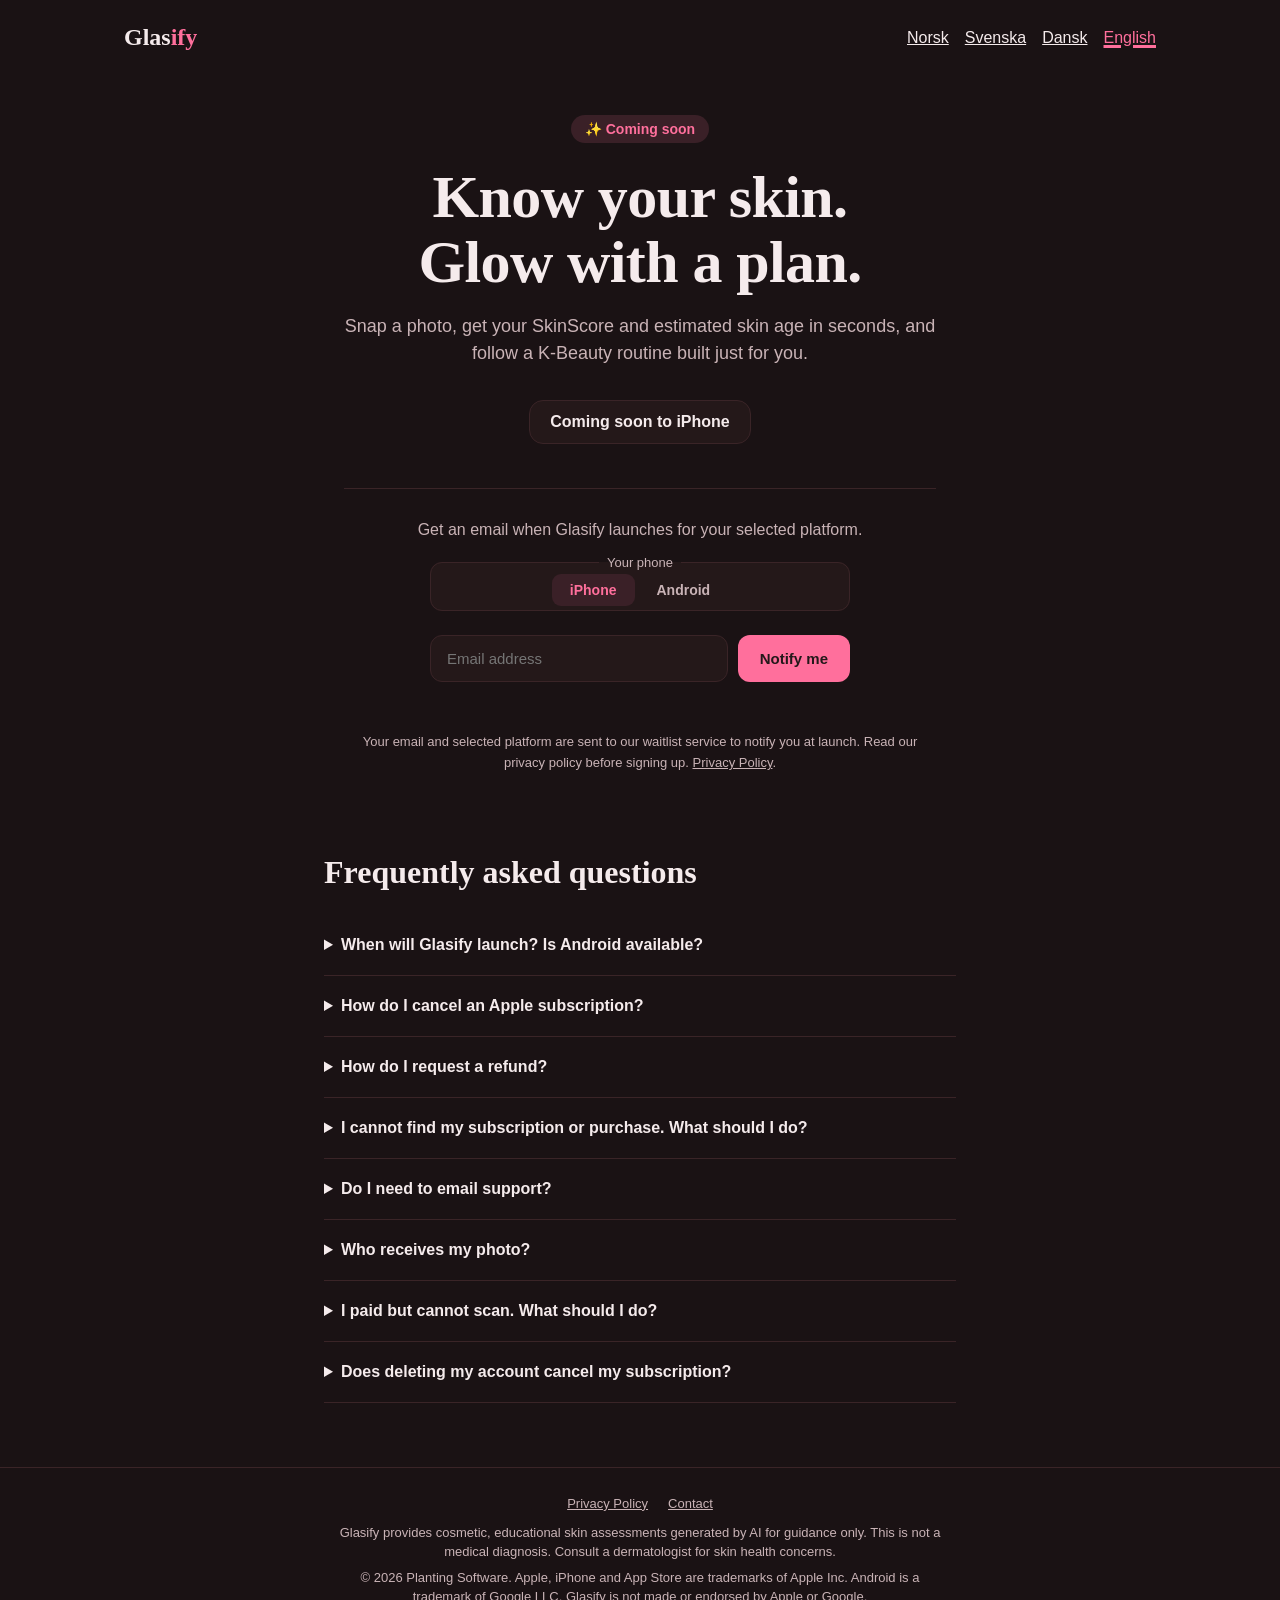
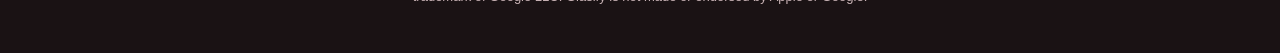
<file: index.html>
<!doctype html>
<html lang="en" data-theme="dark"><head><meta charset="utf-8"><meta name="viewport" content="width=device-width, initial-scale=1"><meta name="color-scheme" content="dark"><meta name="theme-color" content="#1a1214"><title>Glasify — Coming soon</title><meta name="description" content="Snap a photo, get your SkinScore and estimated skin age in seconds, and follow a K-Beauty routine built just for you."><link rel="canonical" href="https://glasify.app/en/"><link rel="alternate" hreflang="en" href="https://glasify.app/en/"><link rel="alternate" hreflang="nb" href="https://glasify.app/no/"><link rel="alternate" hreflang="sv" href="https://glasify.app/se/"><link rel="alternate" hreflang="da" href="https://glasify.app/dk/"><link rel="alternate" hreflang="x-default" href="https://glasify.app/"><link rel="stylesheet" href="/assets/style.css"><script src="/assets/redirect.js" defer></script><script src="/assets/waitlist.js" defer></script></head>
<body><div class="wrap"><nav class="top" aria-label="Glasify"><div class="logo">Glas<span>ify</span></div><div class="languages"><a href="/no/" lang="nb" hreflang="nb">Norsk</a><a href="/se/" lang="sv" hreflang="sv">Svenska</a><a href="/dk/" lang="da" hreflang="da">Dansk</a><a href="/en/" lang="en" hreflang="en">English</a></div></nav></div>
<main><p class="wrap privacy-note">We use GeoJS to select a language from your IP country. GeoJS receives your IP address; only a country code is requested. No cookies or precise location are used. If the lookup fails, we use English. You can always choose a language above.</p><div class="wrap hero"><span class="eyebrow">✨ Coming soon</span><h1>Know your skin.<br>Glow with a plan.</h1><p class="sub">Snap a photo, get your SkinScore and estimated skin age in seconds, and follow a K-Beauty routine built just for you.</p><div class="soon">Coming soon to iPhone</div><div class="waitlist"><p>Get an email when Glasify launches for your selected platform.</p>
<form id="waitlistForm" data-messages="{&quot;pending&quot;: &quot;Submitting…&quot;, &quot;success&quot;: &quot;You&#x27;re on the list! We&#x27;ll email you at launch.&quot;, &quot;error&quot;: &quot;Something went wrong. Please try again.&quot;, &quot;network&quot;: &quot;Couldn&#x27;t connect. Please check your connection and try again.&quot;}"><fieldset class="platforms"><legend>Your phone</legend><label><input type="radio" name="platform" value="ios" checked> iPhone</label><label><input type="radio" name="platform" value="android"> Android</label></fieldset><input type="email" id="waitlistEmail" name="email" autocomplete="email" placeholder="Email address" aria-label="Email address" required><button type="submit" disabled>Notify me</button></form><p id="waitlistMessage" role="status" aria-live="polite"></p><noscript><p>Enable JavaScript to join the waitlist.</p></noscript><p class="privacy-note">Your email and selected platform are sent to our waitlist service to notify you at launch. Read our privacy policy before signing up. <a href="https://privacy.glasify.app/">Privacy Policy</a>.</p></div></div></main>
<section class="wrap faq" aria-labelledby="faq"><h2 id="faq">Frequently asked questions</h2><details><summary>When will Glasify launch? Is Android available?</summary><p>Glasify is coming soon to iPhone. We have no confirmed launch date or Android release date. Choose iPhone or Android above to receive a launch notification for that platform.</p></details><details><summary>How do I cancel an Apple subscription?</summary><p>For subscriptions billed by Apple, open Settings on your iPhone, tap your name, then Subscriptions, select the subscription and cancel it. Deleting the app does not cancel a subscription. <a href="https://support.apple.com/en-us/118428">Follow Apple’s cancellation guide</a>.</p></details><details><summary>How do I request a refund?</summary><p>For purchases billed by Apple, <a href="https://reportaproblem.apple.com/">request a refund from Apple</a> using the Apple Account used for the purchase. Apple decides eligibility; a refund is not guaranteed. Cancellation and refund requests are separate. <a href="https://support.apple.com/en-us/118223">Read Apple’s refund guide</a>.</p></details><details><summary>I cannot find my subscription or purchase. What should I do?</summary><p>Check your Apple receipt and sign in with the Apple Account listed there. If another provider billed you, contact that provider. Apple's guides above explain the next steps.</p></details><details><summary>Do I need to email support?</summary><p>The answers above cover launch updates, Apple cancellations and refunds. For other questions, email <a href="mailto:contact@glasify.app">contact@glasify.app</a>. Never send passwords, payment card details or sensitive skin photos by email.</p></details><details><summary>Who receives my photo?</summary><p>Only after you agree before each analysis, your photo, optional age and language are sent through our server to Anthropic’s Claude API. You can cancel instead. The analysis is cosmetic guidance, not a medical diagnosis. Read the privacy policy for provider retention details.</p></details><details><summary>I paid but cannot scan. What should I do?</summary><p>Use Restore Purchases on the subscription screen with the same Apple Account used for your purchase. Check that the subscription is active with Apple. If access is still missing, contact contact@glasify.app; Apple handles billing and refunds, while we can help with app access.</p></details><details><summary>Does deleting my account cancel my subscription?</summary><p>No. Delete Account in the app removes your Glasify account and scans. Cancel the Apple subscription separately to stop renewal.</p></details></section><footer><div class="wrap"><div class="links"><a href="https://privacy.glasify.app/">Privacy Policy</a><a href="mailto:contact@glasify.app">Contact</a></div><p>Glasify provides cosmetic, educational skin assessments generated by AI for guidance only. This is not a medical diagnosis. Consult a dermatologist for skin health concerns.</p><p>© 2026 Planting Software. Apple, iPhone and App Store are trademarks of Apple Inc. Android is a trademark of Google LLC. Glasify is not made or endorsed by Apple or Google.</p></div></footer></body></html>
</file>
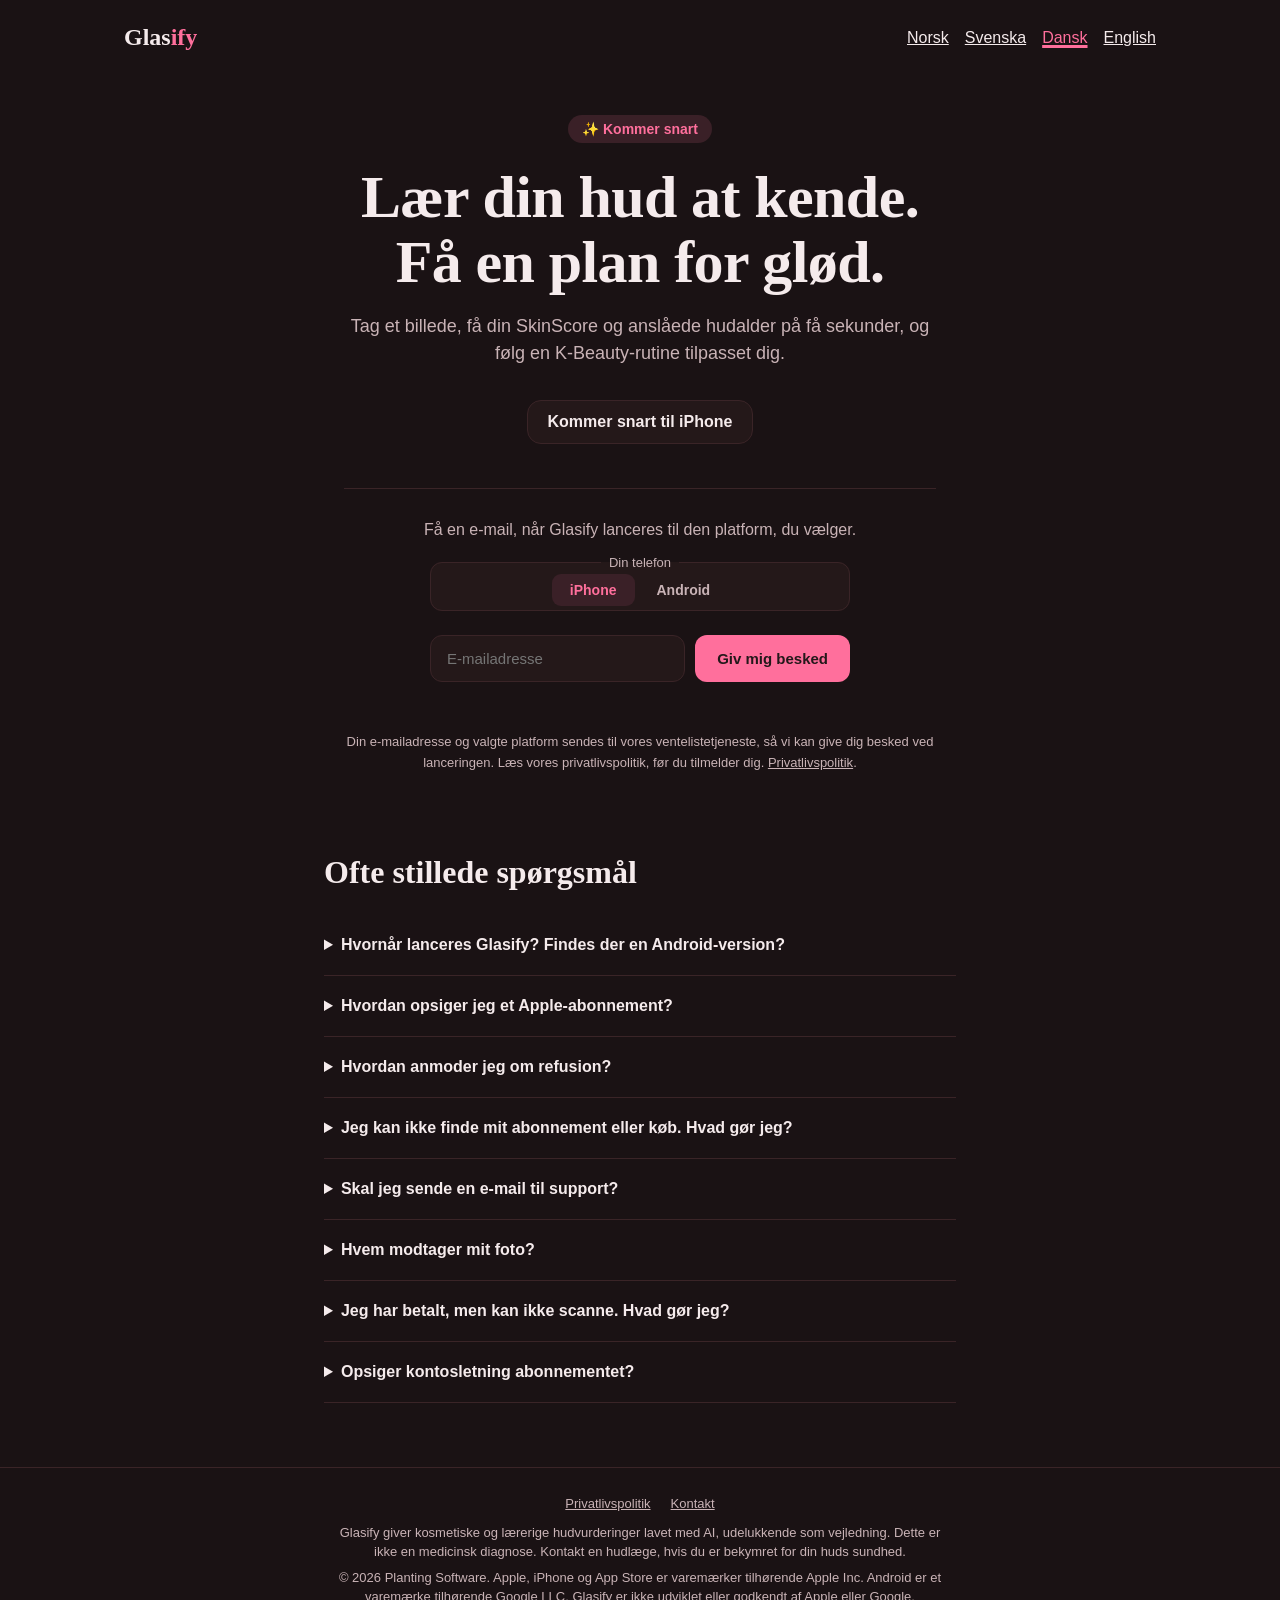
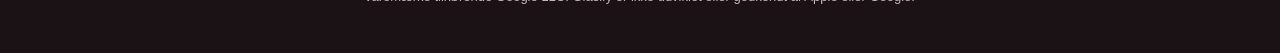
<file: dk/index.html>
<!doctype html>
<html lang="da" data-theme="dark"><head><meta charset="utf-8"><meta name="viewport" content="width=device-width, initial-scale=1"><meta name="color-scheme" content="dark"><meta name="theme-color" content="#1a1214"><title>Glasify — Kommer snart</title><meta name="description" content="Tag et billede, få din SkinScore og anslåede hudalder på få sekunder, og følg en K-Beauty-rutine tilpasset dig."><link rel="canonical" href="https://glasify.app/dk/"><link rel="alternate" hreflang="en" href="https://glasify.app/en/"><link rel="alternate" hreflang="nb" href="https://glasify.app/no/"><link rel="alternate" hreflang="sv" href="https://glasify.app/se/"><link rel="alternate" hreflang="da" href="https://glasify.app/dk/"><link rel="alternate" hreflang="x-default" href="https://glasify.app/"><link rel="stylesheet" href="/assets/style.css"><script src="/assets/waitlist.js" defer></script></head>
<body><div class="wrap"><nav class="top" aria-label="Glasify"><div class="logo">Glas<span>ify</span></div><div class="languages"><a href="/no/" lang="nb" hreflang="nb">Norsk</a><a href="/se/" lang="sv" hreflang="sv">Svenska</a><a href="/dk/" lang="da" hreflang="da" aria-current="page">Dansk</a><a href="/en/" lang="en" hreflang="en">English</a></div></nav></div>
<main><div class="wrap hero"><span class="eyebrow">✨ Kommer snart</span><h1>Lær din hud at kende.<br>Få en plan for glød.</h1><p class="sub">Tag et billede, få din SkinScore og anslåede hudalder på få sekunder, og følg en K-Beauty-rutine tilpasset dig.</p><div class="soon">Kommer snart til iPhone</div><div class="waitlist"><p>Få en e-mail, når Glasify lanceres til den platform, du vælger.</p>
<form id="waitlistForm" data-messages="{&quot;pending&quot;: &quot;Sender…&quot;, &quot;success&quot;: &quot;Du er på listen! Vi sender dig en e-mail ved lanceringen.&quot;, &quot;error&quot;: &quot;Noget gik galt. Prøv igen.&quot;, &quot;network&quot;: &quot;Kunne ikke oprette forbindelse. Tjek din internetforbindelse, og prøv igen.&quot;}"><fieldset class="platforms"><legend>Din telefon</legend><label><input type="radio" name="platform" value="ios" checked> iPhone</label><label><input type="radio" name="platform" value="android"> Android</label></fieldset><input type="email" id="waitlistEmail" name="email" autocomplete="email" placeholder="E-mailadresse" aria-label="E-mailadresse" required><button type="submit" disabled>Giv mig besked</button></form><p id="waitlistMessage" role="status" aria-live="polite"></p><noscript><p>Aktivér JavaScript for at tilmelde dig ventelisten.</p></noscript><p class="privacy-note">Din e-mailadresse og valgte platform sendes til vores ventelistetjeneste, så vi kan give dig besked ved lanceringen. Læs vores privatlivspolitik, før du tilmelder dig. <a href="https://privacy.glasify.app/privacy-da.html">Privatlivspolitik</a>.</p></div></div></main>
<section class="wrap faq" aria-labelledby="faq"><h2 id="faq">Ofte stillede spørgsmål</h2><details><summary>Hvornår lanceres Glasify? Findes der en Android-version?</summary><p>Glasify kommer snart til iPhone. Vi har ingen bekræftet lanceringsdato eller dato for Android. Vælg iPhone eller Android ovenfor for at få besked, når appen lanceres til den platform.</p></details><details><summary>Hvordan opsiger jeg et Apple-abonnement?</summary><p>For abonnementer faktureret af Apple: Åbn Indstillinger på din iPhone, tryk på dit navn og derefter Abonnementer, vælg abonnementet, og opsig det. Sletning af appen opsiger ikke abonnementet. <a href="https://support.apple.com/da-dk/118428">Følg Apples vejledning til opsigelse</a>.</p></details><details><summary>Hvordan anmoder jeg om refusion?</summary><p>For køb faktureret af Apple kan du <a href="https://reportaproblem.apple.com/">anmode Apple om refusion</a> med den Apple-konto, der blev brugt til købet. Apple afgør, om købet er berettiget; refusion er ikke garanteret. Opsigelse og refusion er separate handlinger. <a href="https://support.apple.com/da-dk/118223">Læs Apples vejledning om refusion</a>.</p></details><details><summary>Jeg kan ikke finde mit abonnement eller køb. Hvad gør jeg?</summary><p>Tjek din kvittering fra Apple, og log ind med den Apple-konto, der står på den. Hvis en anden udbyder fakturerede dig, skal du kontakte udbyderen. Apples vejledninger ovenfor forklarer de næste trin.</p></details><details><summary>Skal jeg sende en e-mail til support?</summary><p>Svarene ovenfor dækker lancering, opsigelse og refusion hos Apple. Har du andre spørgsmål, så skriv til <a href="mailto:contact@glasify.app">contact@glasify.app</a>. Send aldrig adgangskoder, kortoplysninger eller følsomme hudbilleder via e-mail.</p></details><details><summary>Hvem modtager mit foto?</summary><p>Først når du samtykker før hver analyse, sendes fotoet, eventuel alder og dit sprog via vores server til Anthropics Claude API. Du kan annullere i stedet. Analysen er kosmetisk vejledning, ikke en medicinsk diagnose. Læs privatlivspolitikken for leverandørens opbevaringsregler.</p></details><details><summary>Jeg har betalt, men kan ikke scanne. Hvad gør jeg?</summary><p>Brug Gendan køb på abonnementsskærmen med samme Apple-konto som ved købet. Tjek, at abonnementet er aktivt hos Apple. Mangler du stadig adgang, kontakt contact@glasify.app; Apple håndterer betaling og refusion, mens vi kan hjælpe med adgang i appen.</p></details><details><summary>Opsiger kontosletning abonnementet?</summary><p>Nej. Slet konto i appen fjerner din Glasify-konto og dine scanninger. Opsig Apple-abonnementet separat for at stoppe fornyelsen.</p></details></section><footer><div class="wrap"><div class="links"><a href="https://privacy.glasify.app/privacy-da.html">Privatlivspolitik</a><a href="mailto:contact@glasify.app">Kontakt</a></div><p>Glasify giver kosmetiske og lærerige hudvurderinger lavet med AI, udelukkende som vejledning. Dette er ikke en medicinsk diagnose. Kontakt en hudlæge, hvis du er bekymret for din huds sundhed.</p><p>© 2026 Planting Software. Apple, iPhone og App Store er varemærker tilhørende Apple Inc. Android er et varemærke tilhørende Google LLC. Glasify er ikke udviklet eller godkendt af Apple eller Google.</p></div></footer></body></html>
</file>
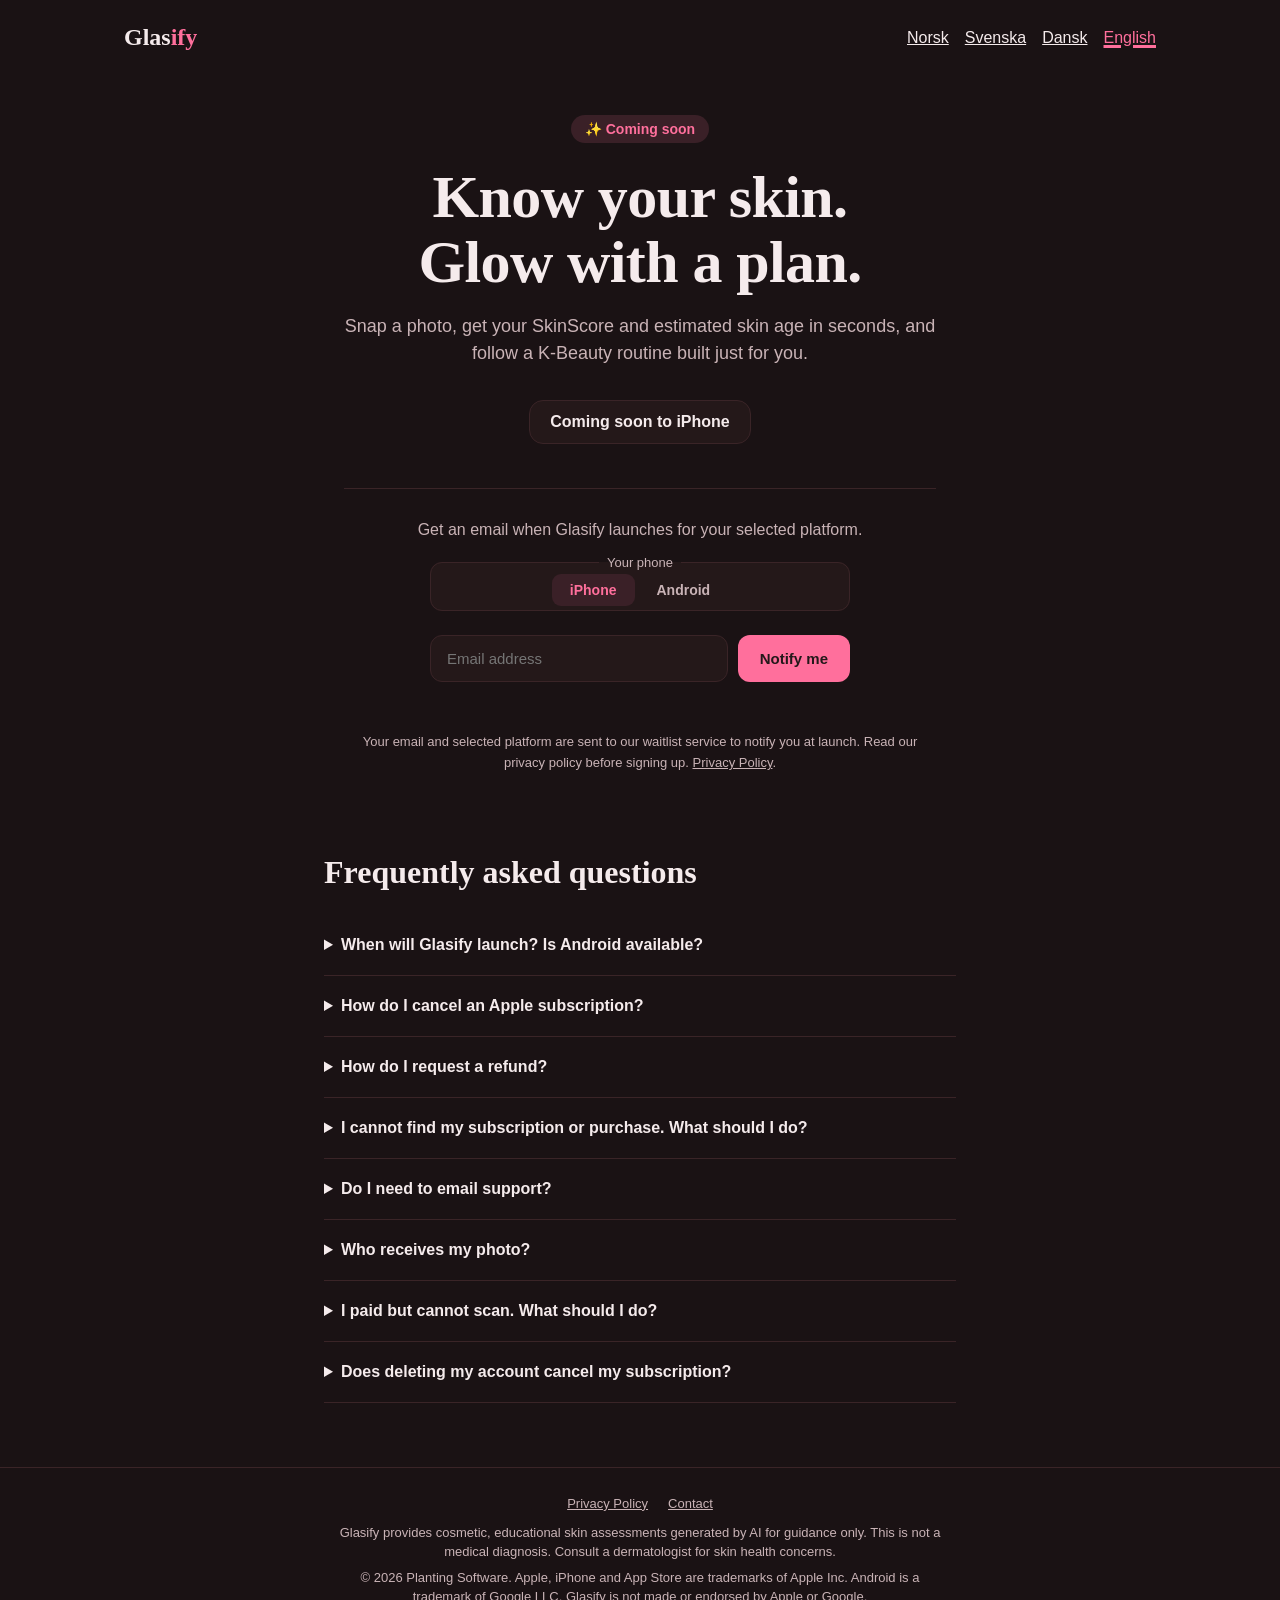
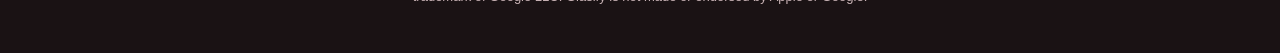
<file: en/index.html>
<!doctype html>
<html lang="en" data-theme="dark"><head><meta charset="utf-8"><meta name="viewport" content="width=device-width, initial-scale=1"><meta name="color-scheme" content="dark"><meta name="theme-color" content="#1a1214"><title>Glasify — Coming soon</title><meta name="description" content="Snap a photo, get your SkinScore and estimated skin age in seconds, and follow a K-Beauty routine built just for you."><link rel="canonical" href="https://glasify.app/en/"><link rel="alternate" hreflang="en" href="https://glasify.app/en/"><link rel="alternate" hreflang="nb" href="https://glasify.app/no/"><link rel="alternate" hreflang="sv" href="https://glasify.app/se/"><link rel="alternate" hreflang="da" href="https://glasify.app/dk/"><link rel="alternate" hreflang="x-default" href="https://glasify.app/"><link rel="stylesheet" href="/assets/style.css"><script src="/assets/waitlist.js" defer></script></head>
<body><div class="wrap"><nav class="top" aria-label="Glasify"><div class="logo">Glas<span>ify</span></div><div class="languages"><a href="/no/" lang="nb" hreflang="nb">Norsk</a><a href="/se/" lang="sv" hreflang="sv">Svenska</a><a href="/dk/" lang="da" hreflang="da">Dansk</a><a href="/en/" lang="en" hreflang="en" aria-current="page">English</a></div></nav></div>
<main><div class="wrap hero"><span class="eyebrow">✨ Coming soon</span><h1>Know your skin.<br>Glow with a plan.</h1><p class="sub">Snap a photo, get your SkinScore and estimated skin age in seconds, and follow a K-Beauty routine built just for you.</p><div class="soon">Coming soon to iPhone</div><div class="waitlist"><p>Get an email when Glasify launches for your selected platform.</p>
<form id="waitlistForm" data-messages="{&quot;pending&quot;: &quot;Submitting…&quot;, &quot;success&quot;: &quot;You&#x27;re on the list! We&#x27;ll email you at launch.&quot;, &quot;error&quot;: &quot;Something went wrong. Please try again.&quot;, &quot;network&quot;: &quot;Couldn&#x27;t connect. Please check your connection and try again.&quot;}"><fieldset class="platforms"><legend>Your phone</legend><label><input type="radio" name="platform" value="ios" checked> iPhone</label><label><input type="radio" name="platform" value="android"> Android</label></fieldset><input type="email" id="waitlistEmail" name="email" autocomplete="email" placeholder="Email address" aria-label="Email address" required><button type="submit" disabled>Notify me</button></form><p id="waitlistMessage" role="status" aria-live="polite"></p><noscript><p>Enable JavaScript to join the waitlist.</p></noscript><p class="privacy-note">Your email and selected platform are sent to our waitlist service to notify you at launch. Read our privacy policy before signing up. <a href="https://privacy.glasify.app/">Privacy Policy</a>.</p></div></div></main>
<section class="wrap faq" aria-labelledby="faq"><h2 id="faq">Frequently asked questions</h2><details><summary>When will Glasify launch? Is Android available?</summary><p>Glasify is coming soon to iPhone. We have no confirmed launch date or Android release date. Choose iPhone or Android above to receive a launch notification for that platform.</p></details><details><summary>How do I cancel an Apple subscription?</summary><p>For subscriptions billed by Apple, open Settings on your iPhone, tap your name, then Subscriptions, select the subscription and cancel it. Deleting the app does not cancel a subscription. <a href="https://support.apple.com/en-us/118428">Follow Apple’s cancellation guide</a>.</p></details><details><summary>How do I request a refund?</summary><p>For purchases billed by Apple, <a href="https://reportaproblem.apple.com/">request a refund from Apple</a> using the Apple Account used for the purchase. Apple decides eligibility; a refund is not guaranteed. Cancellation and refund requests are separate. <a href="https://support.apple.com/en-us/118223">Read Apple’s refund guide</a>.</p></details><details><summary>I cannot find my subscription or purchase. What should I do?</summary><p>Check your Apple receipt and sign in with the Apple Account listed there. If another provider billed you, contact that provider. Apple's guides above explain the next steps.</p></details><details><summary>Do I need to email support?</summary><p>The answers above cover launch updates, Apple cancellations and refunds. For other questions, email <a href="mailto:contact@glasify.app">contact@glasify.app</a>. Never send passwords, payment card details or sensitive skin photos by email.</p></details><details><summary>Who receives my photo?</summary><p>Only after you agree before each analysis, your photo, optional age and language are sent through our server to Anthropic’s Claude API. You can cancel instead. The analysis is cosmetic guidance, not a medical diagnosis. Read the privacy policy for provider retention details.</p></details><details><summary>I paid but cannot scan. What should I do?</summary><p>Use Restore Purchases on the subscription screen with the same Apple Account used for your purchase. Check that the subscription is active with Apple. If access is still missing, contact contact@glasify.app; Apple handles billing and refunds, while we can help with app access.</p></details><details><summary>Does deleting my account cancel my subscription?</summary><p>No. Delete Account in the app removes your Glasify account and scans. Cancel the Apple subscription separately to stop renewal.</p></details></section><footer><div class="wrap"><div class="links"><a href="https://privacy.glasify.app/">Privacy Policy</a><a href="mailto:contact@glasify.app">Contact</a></div><p>Glasify provides cosmetic, educational skin assessments generated by AI for guidance only. This is not a medical diagnosis. Consult a dermatologist for skin health concerns.</p><p>© 2026 Planting Software. Apple, iPhone and App Store are trademarks of Apple Inc. Android is a trademark of Google LLC. Glasify is not made or endorsed by Apple or Google.</p></div></footer></body></html>
</file>
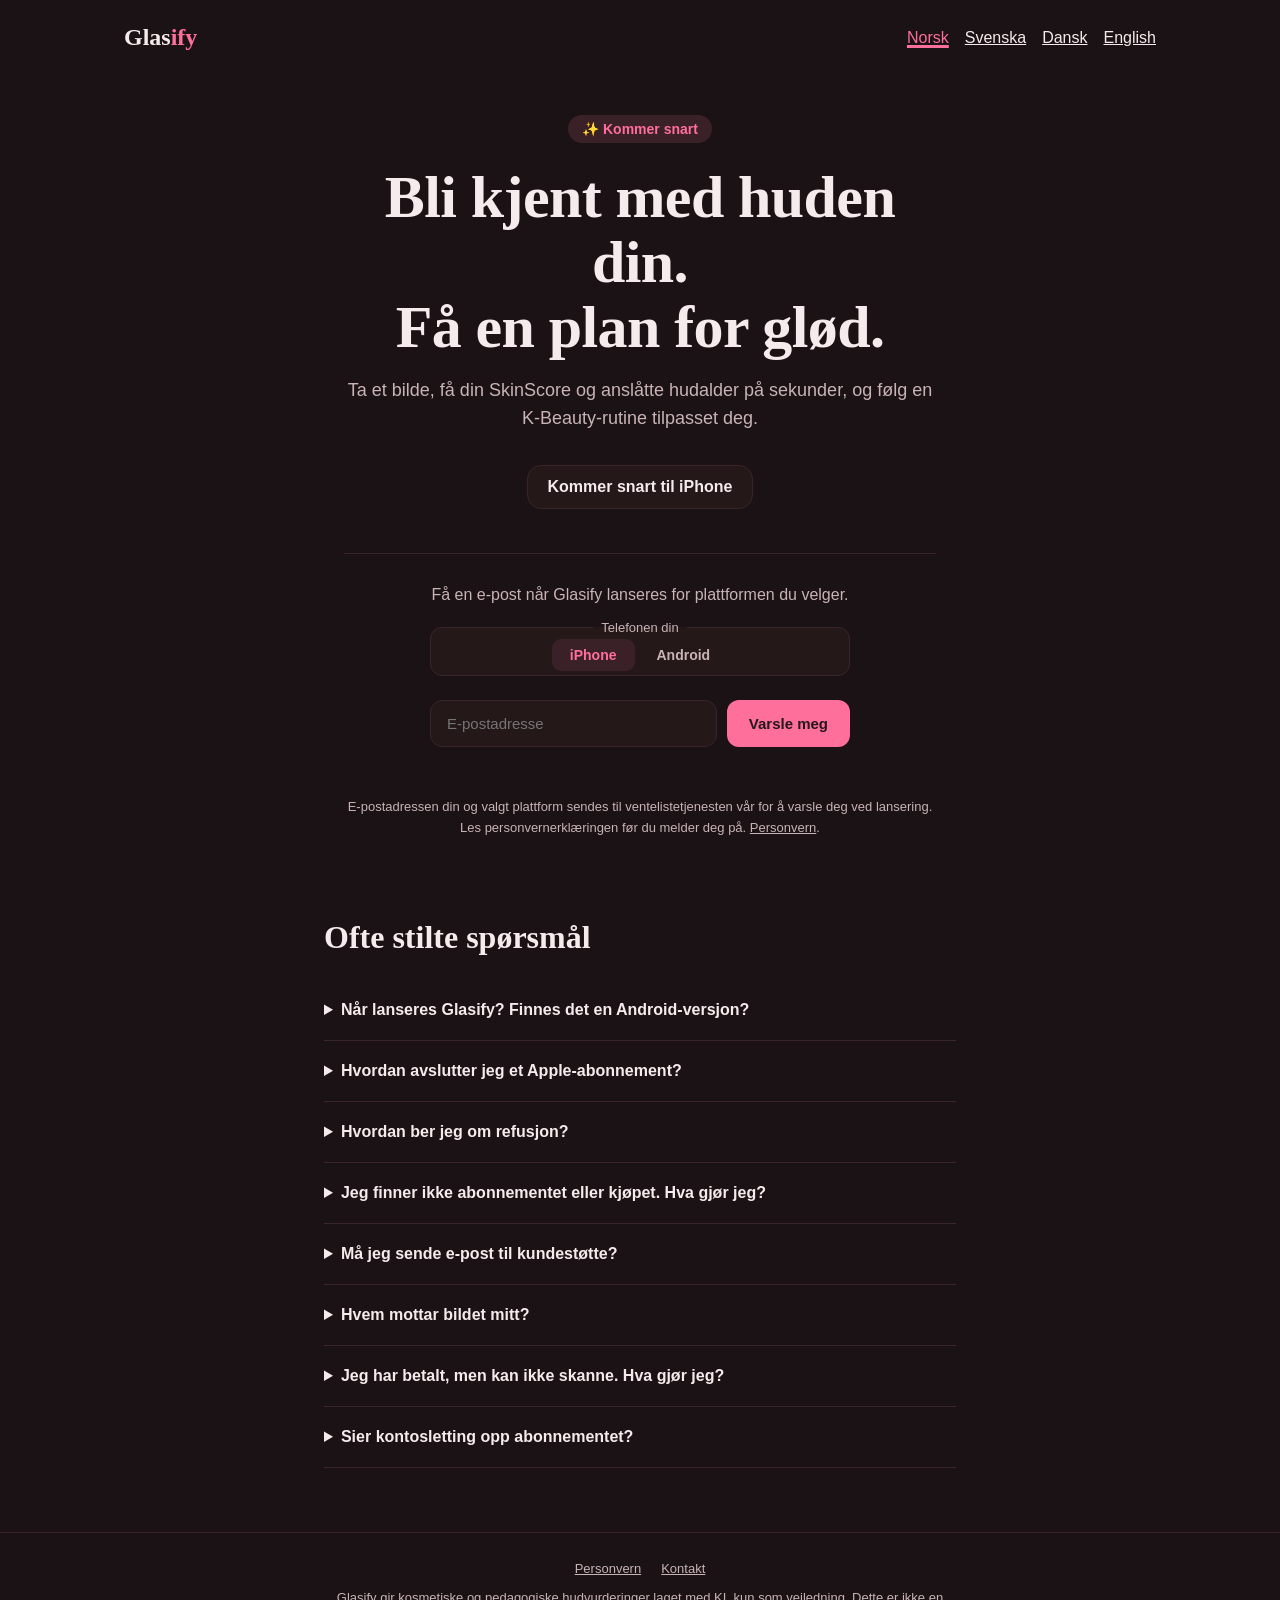
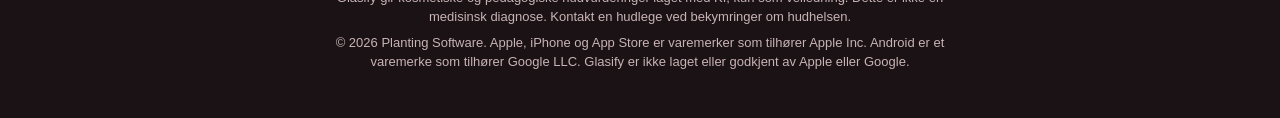
<file: no/index.html>
<!doctype html>
<html lang="nb" data-theme="dark"><head><meta charset="utf-8"><meta name="viewport" content="width=device-width, initial-scale=1"><meta name="color-scheme" content="dark"><meta name="theme-color" content="#1a1214"><title>Glasify — Kommer snart</title><meta name="description" content="Ta et bilde, få din SkinScore og anslåtte hudalder på sekunder, og følg en K-Beauty-rutine tilpasset deg."><link rel="canonical" href="https://glasify.app/no/"><link rel="alternate" hreflang="en" href="https://glasify.app/en/"><link rel="alternate" hreflang="nb" href="https://glasify.app/no/"><link rel="alternate" hreflang="sv" href="https://glasify.app/se/"><link rel="alternate" hreflang="da" href="https://glasify.app/dk/"><link rel="alternate" hreflang="x-default" href="https://glasify.app/"><link rel="stylesheet" href="/assets/style.css"><script src="/assets/waitlist.js" defer></script></head>
<body><div class="wrap"><nav class="top" aria-label="Glasify"><div class="logo">Glas<span>ify</span></div><div class="languages"><a href="/no/" lang="nb" hreflang="nb" aria-current="page">Norsk</a><a href="/se/" lang="sv" hreflang="sv">Svenska</a><a href="/dk/" lang="da" hreflang="da">Dansk</a><a href="/en/" lang="en" hreflang="en">English</a></div></nav></div>
<main><div class="wrap hero"><span class="eyebrow">✨ Kommer snart</span><h1>Bli kjent med huden din.<br>Få en plan for glød.</h1><p class="sub">Ta et bilde, få din SkinScore og anslåtte hudalder på sekunder, og følg en K-Beauty-rutine tilpasset deg.</p><div class="soon">Kommer snart til iPhone</div><div class="waitlist"><p>Få en e-post når Glasify lanseres for plattformen du velger.</p>
<form id="waitlistForm" data-messages="{&quot;pending&quot;: &quot;Sender…&quot;, &quot;success&quot;: &quot;Du er på listen! Vi sender deg en e-post ved lansering.&quot;, &quot;error&quot;: &quot;Noe gikk galt. Prøv igjen.&quot;, &quot;network&quot;: &quot;Kunne ikke koble til. Sjekk internettforbindelsen og prøv igjen.&quot;}"><fieldset class="platforms"><legend>Telefonen din</legend><label><input type="radio" name="platform" value="ios" checked> iPhone</label><label><input type="radio" name="platform" value="android"> Android</label></fieldset><input type="email" id="waitlistEmail" name="email" autocomplete="email" placeholder="E-postadresse" aria-label="E-postadresse" required><button type="submit" disabled>Varsle meg</button></form><p id="waitlistMessage" role="status" aria-live="polite"></p><noscript><p>Aktiver JavaScript for å melde deg på ventelisten.</p></noscript><p class="privacy-note">E-postadressen din og valgt plattform sendes til ventelistetjenesten vår for å varsle deg ved lansering. Les personvernerklæringen før du melder deg på. <a href="https://privacy.glasify.app/privacy-nb.html">Personvern</a>.</p></div></div></main>
<section class="wrap faq" aria-labelledby="faq"><h2 id="faq">Ofte stilte spørsmål</h2><details><summary>Når lanseres Glasify? Finnes det en Android-versjon?</summary><p>Glasify kommer snart til iPhone. Vi har ingen bekreftet lanseringsdato eller dato for Android. Velg iPhone eller Android ovenfor for å få varsel når appen lanseres på den plattformen.</p></details><details><summary>Hvordan avslutter jeg et Apple-abonnement?</summary><p>For abonnementer fakturert av Apple: Åpne Innstillinger på iPhone, trykk på navnet ditt, deretter Abonnementer, velg abonnementet og avslutt det. Å slette appen avslutter ikke abonnementet. <a href="https://support.apple.com/no-no/118428">Følg Apples veiledning for oppsigelse</a>.</p></details><details><summary>Hvordan ber jeg om refusjon?</summary><p>For kjøp fakturert av Apple kan du <a href="https://reportaproblem.apple.com/">be Apple om refusjon</a> med Apple-kontoen som ble brukt til kjøpet. Apple avgjør om kjøpet kvalifiserer; refusjon er ikke garantert. Oppsigelse og refusjon er separate handlinger. <a href="https://support.apple.com/no-no/118223">Les Apples veiledning om refusjon</a>.</p></details><details><summary>Jeg finner ikke abonnementet eller kjøpet. Hva gjør jeg?</summary><p>Sjekk kvitteringen fra Apple og logg inn med Apple-kontoen som står der. Hvis en annen leverandør fakturerte deg, kontakt denne leverandøren. Apples veiledninger ovenfor forklarer neste steg.</p></details><details><summary>Må jeg sende e-post til kundestøtte?</summary><p>Svarene ovenfor dekker lansering, oppsigelse og refusjon hos Apple. For andre spørsmål, skriv til <a href="mailto:contact@glasify.app">contact@glasify.app</a>. Ikke send passord, kortopplysninger eller sensitive hudbilder på e-post.</p></details><details><summary>Hvem mottar bildet mitt?</summary><p>Først når du samtykker før hver analyse, sendes bildet, eventuell alder og språket ditt via serveren vår til Anthropics Claude API. Du kan avbryte i stedet. Analysen er kosmetisk veiledning, ikke en medisinsk diagnose. Se personvernerklæringen for leverandørens lagringsregler.</p></details><details><summary>Jeg har betalt, men kan ikke skanne. Hva gjør jeg?</summary><p>Bruk Gjenopprett kjøp på abonnementsskjermen med samme Apple-konto som ved kjøpet. Sjekk at abonnementet er aktivt hos Apple. Mangler du fortsatt tilgang, kontakt contact@glasify.app; Apple håndterer betaling og refusjon, mens vi kan hjelpe med tilgang i appen.</p></details><details><summary>Sier kontosletting opp abonnementet?</summary><p>Nei. Slett konto i appen fjerner Glasify-kontoen og skanningene dine. Si opp Apple-abonnementet separat for å stoppe fornyelsen.</p></details></section><footer><div class="wrap"><div class="links"><a href="https://privacy.glasify.app/privacy-nb.html">Personvern</a><a href="mailto:contact@glasify.app">Kontakt</a></div><p>Glasify gir kosmetiske og pedagogiske hudvurderinger laget med KI, kun som veiledning. Dette er ikke en medisinsk diagnose. Kontakt en hudlege ved bekymringer om hudhelsen.</p><p>© 2026 Planting Software. Apple, iPhone og App Store er varemerker som tilhører Apple Inc. Android er et varemerke som tilhører Google LLC. Glasify er ikke laget eller godkjent av Apple eller Google.</p></div></footer></body></html>
</file>
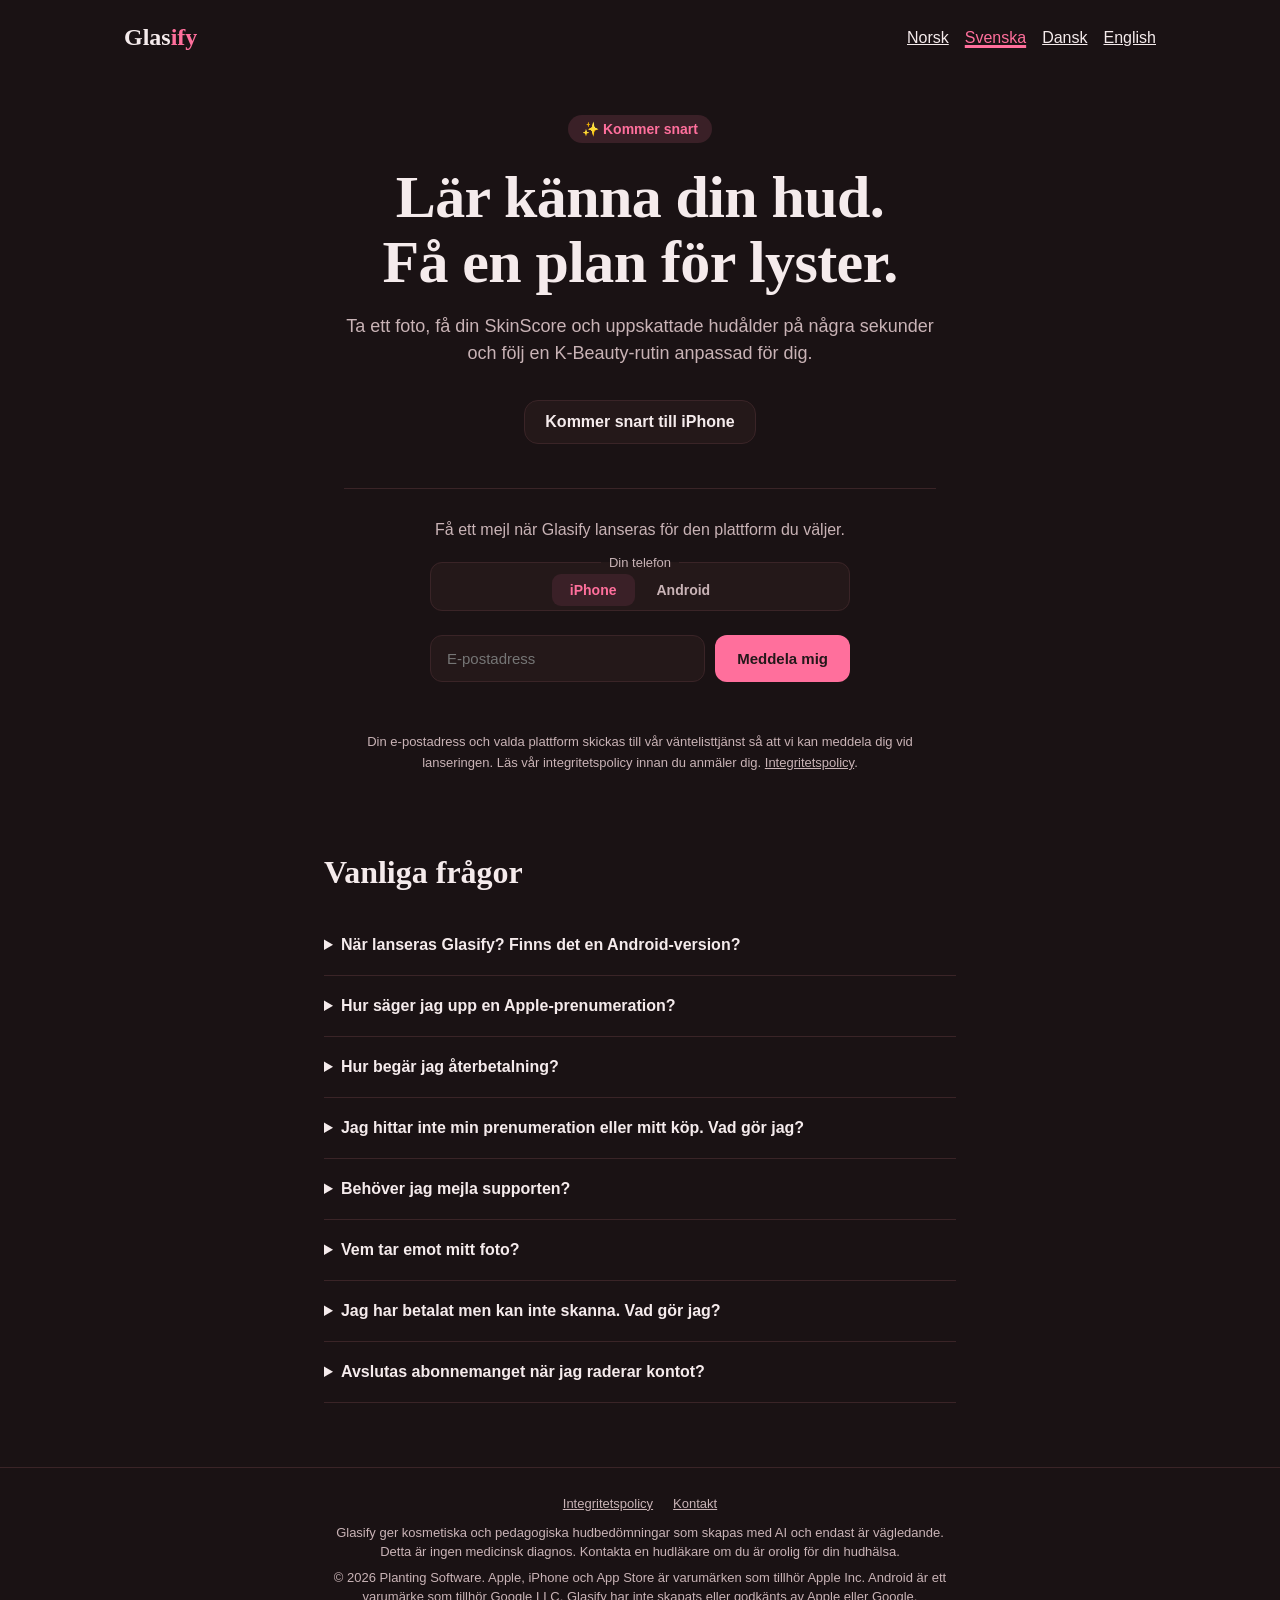
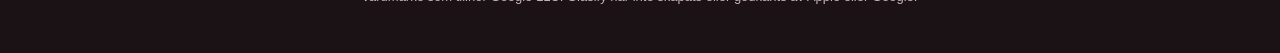
<file: se/index.html>
<!doctype html>
<html lang="sv" data-theme="dark"><head><meta charset="utf-8"><meta name="viewport" content="width=device-width, initial-scale=1"><meta name="color-scheme" content="dark"><meta name="theme-color" content="#1a1214"><title>Glasify — Kommer snart</title><meta name="description" content="Ta ett foto, få din SkinScore och uppskattade hudålder på några sekunder och följ en K-Beauty-rutin anpassad för dig."><link rel="canonical" href="https://glasify.app/se/"><link rel="alternate" hreflang="en" href="https://glasify.app/en/"><link rel="alternate" hreflang="nb" href="https://glasify.app/no/"><link rel="alternate" hreflang="sv" href="https://glasify.app/se/"><link rel="alternate" hreflang="da" href="https://glasify.app/dk/"><link rel="alternate" hreflang="x-default" href="https://glasify.app/"><link rel="stylesheet" href="/assets/style.css"><script src="/assets/waitlist.js" defer></script></head>
<body><div class="wrap"><nav class="top" aria-label="Glasify"><div class="logo">Glas<span>ify</span></div><div class="languages"><a href="/no/" lang="nb" hreflang="nb">Norsk</a><a href="/se/" lang="sv" hreflang="sv" aria-current="page">Svenska</a><a href="/dk/" lang="da" hreflang="da">Dansk</a><a href="/en/" lang="en" hreflang="en">English</a></div></nav></div>
<main><div class="wrap hero"><span class="eyebrow">✨ Kommer snart</span><h1>Lär känna din hud.<br>Få en plan för lyster.</h1><p class="sub">Ta ett foto, få din SkinScore och uppskattade hudålder på några sekunder och följ en K-Beauty-rutin anpassad för dig.</p><div class="soon">Kommer snart till iPhone</div><div class="waitlist"><p>Få ett mejl när Glasify lanseras för den plattform du väljer.</p>
<form id="waitlistForm" data-messages="{&quot;pending&quot;: &quot;Skickar…&quot;, &quot;success&quot;: &quot;Du är med på listan! Vi mejlar dig vid lanseringen.&quot;, &quot;error&quot;: &quot;Något gick fel. Försök igen.&quot;, &quot;network&quot;: &quot;Kunde inte ansluta. Kontrollera din internetanslutning och försök igen.&quot;}"><fieldset class="platforms"><legend>Din telefon</legend><label><input type="radio" name="platform" value="ios" checked> iPhone</label><label><input type="radio" name="platform" value="android"> Android</label></fieldset><input type="email" id="waitlistEmail" name="email" autocomplete="email" placeholder="E-postadress" aria-label="E-postadress" required><button type="submit" disabled>Meddela mig</button></form><p id="waitlistMessage" role="status" aria-live="polite"></p><noscript><p>Aktivera JavaScript för att anmäla dig till väntelistan.</p></noscript><p class="privacy-note">Din e-postadress och valda plattform skickas till vår väntelisttjänst så att vi kan meddela dig vid lanseringen. Läs vår integritetspolicy innan du anmäler dig. <a href="https://privacy.glasify.app/privacy-sv.html">Integritetspolicy</a>.</p></div></div></main>
<section class="wrap faq" aria-labelledby="faq"><h2 id="faq">Vanliga frågor</h2><details><summary>När lanseras Glasify? Finns det en Android-version?</summary><p>Glasify kommer snart till iPhone. Vi har inget bekräftat lanseringsdatum eller datum för Android. Välj iPhone eller Android ovan för att få ett meddelande när appen lanseras på den plattformen.</p></details><details><summary>Hur säger jag upp en Apple-prenumeration?</summary><p>För prenumerationer som faktureras av Apple: Öppna Inställningar på din iPhone, tryck på ditt namn och sedan Prenumerationer, välj prenumerationen och säg upp den. Att radera appen avslutar inte prenumerationen. <a href="https://support.apple.com/sv-se/118428">Följ Apples guide för uppsägning</a>.</p></details><details><summary>Hur begär jag återbetalning?</summary><p>För köp som faktureras av Apple kan du <a href="https://reportaproblem.apple.com/">begära återbetalning från Apple</a> med det Apple-konto som användes vid köpet. Apple avgör om köpet är berättigat; återbetalning garanteras inte. Uppsägning och återbetalning är separata åtgärder. <a href="https://support.apple.com/sv-se/118223">Läs Apples guide om återbetalning</a>.</p></details><details><summary>Jag hittar inte min prenumeration eller mitt köp. Vad gör jag?</summary><p>Kontrollera ditt kvitto från Apple och logga in med det Apple-konto som anges där. Om en annan leverantör fakturerade dig, kontakta den leverantören. Apples guider ovan förklarar nästa steg.</p></details><details><summary>Behöver jag mejla supporten?</summary><p>Svaren ovan täcker lansering, uppsägning och återbetalning hos Apple. För andra frågor, mejla <a href="mailto:contact@glasify.app">contact@glasify.app</a>. Skicka aldrig lösenord, kortuppgifter eller känsliga hudbilder via mejl.</p></details><details><summary>Vem tar emot mitt foto?</summary><p>Först när du samtycker före varje analys skickas fotot, eventuell ålder och ditt språk via vår server till Anthropics Claude API. Du kan avbryta i stället. Analysen är kosmetisk vägledning, inte en medicinsk diagnos. Läs integritetspolicyn för leverantörens lagringsregler.</p></details><details><summary>Jag har betalat men kan inte skanna. Vad gör jag?</summary><p>Använd Återställ köp på abonnemangsskärmen med samma Apple-konto som vid köpet. Kontrollera att abonnemanget är aktivt hos Apple. Saknar du fortfarande åtkomst, kontakta contact@glasify.app; Apple hanterar betalning och återbetalning, medan vi kan hjälpa med åtkomst i appen.</p></details><details><summary>Avslutas abonnemanget när jag raderar kontot?</summary><p>Nej. Radera konto i appen tar bort ditt Glasify-konto och dina skanningar. Avsluta Apple-abonnemanget separat för att stoppa förnyelsen.</p></details></section><footer><div class="wrap"><div class="links"><a href="https://privacy.glasify.app/privacy-sv.html">Integritetspolicy</a><a href="mailto:contact@glasify.app">Kontakt</a></div><p>Glasify ger kosmetiska och pedagogiska hudbedömningar som skapas med AI och endast är vägledande. Detta är ingen medicinsk diagnos. Kontakta en hudläkare om du är orolig för din hudhälsa.</p><p>© 2026 Planting Software. Apple, iPhone och App Store är varumärken som tillhör Apple Inc. Android är ett varumärke som tillhör Google LLC. Glasify har inte skapats eller godkänts av Apple eller Google.</p></div></footer></body></html>
</file>
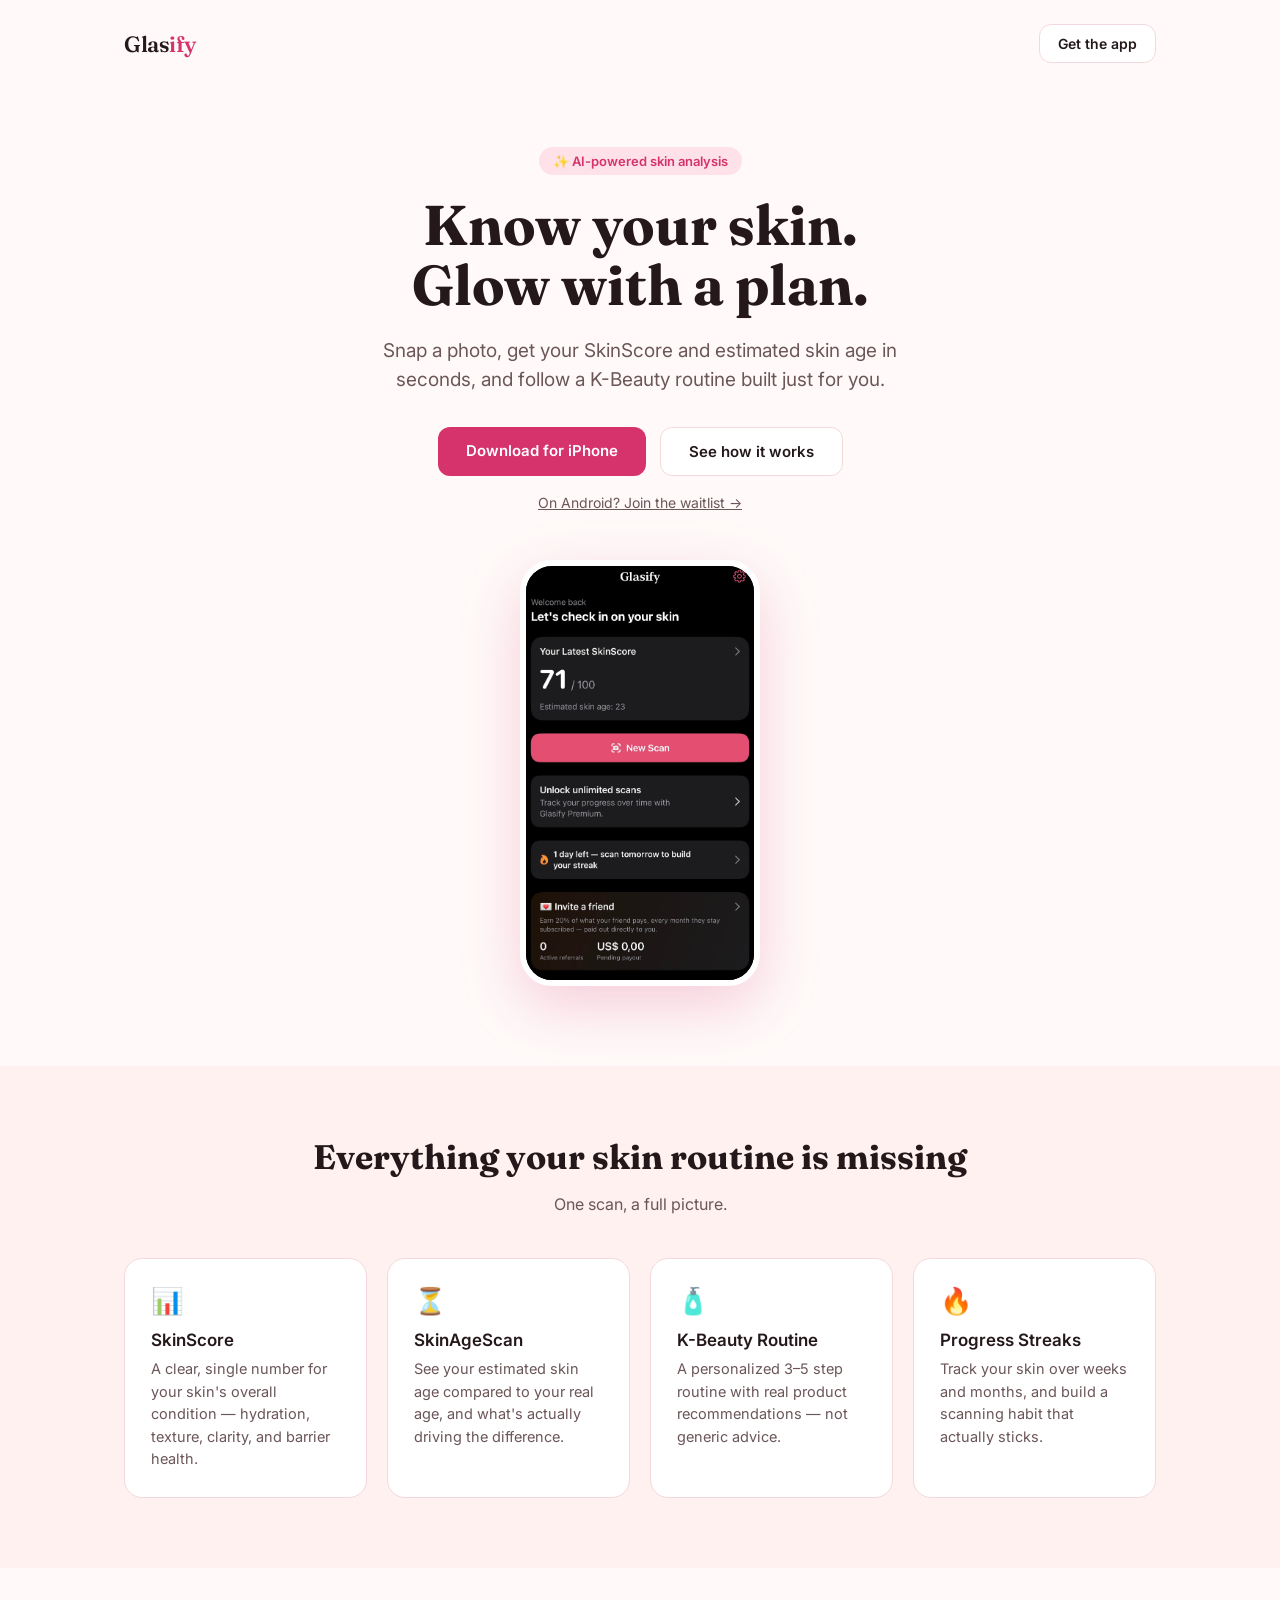
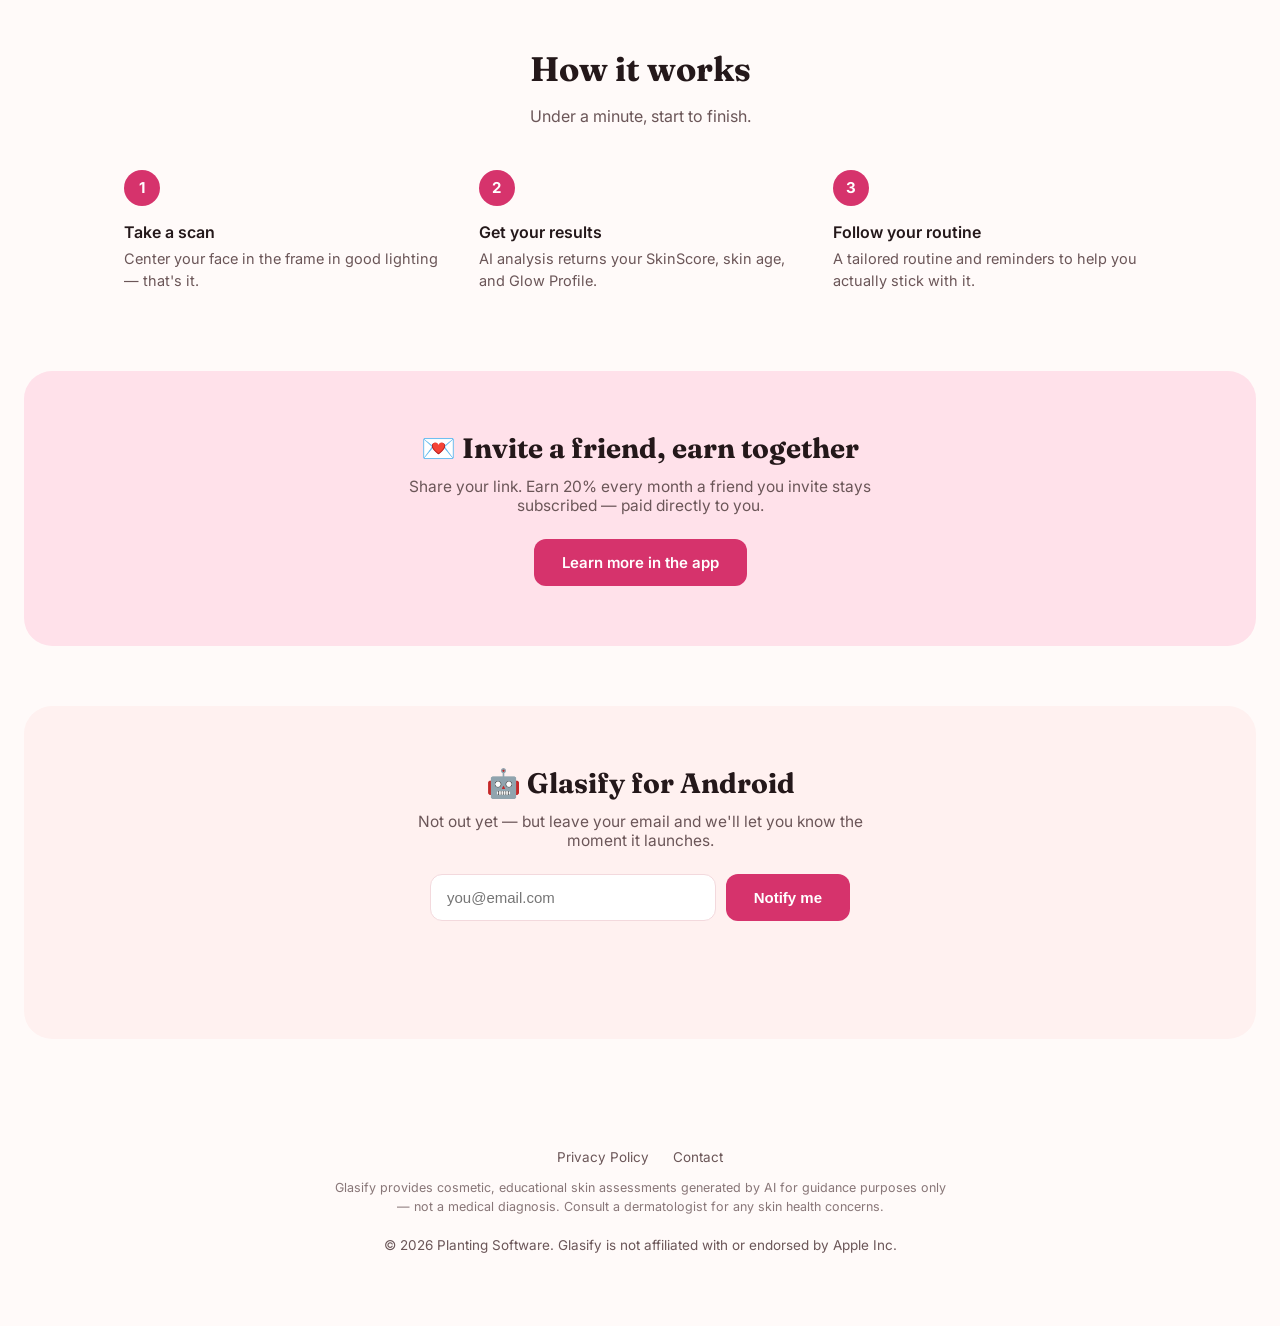
<file: glasify-landing.html>
<!DOCTYPE html>
<html lang="en">
<head>
<meta charset="UTF-8">
<meta name="viewport" content="width=device-width, initial-scale=1.0">
<title>Glasify — AI Skin Analysis & K-Beauty Routines</title>
<link rel="icon" type="image/png" href="https://is1-ssl.mzstatic.com/image/thumb/PurpleSource211/v4/d4/0c/36/d40c36d0-531c-b7e4-1fb1-d91d25d01312/Placeholder.mill/1024x1024bb.png">
<link rel="preconnect" href="https://fonts.googleapis.com">
<link rel="preconnect" href="https://fonts.gstatic.com" crossorigin>
<link href="https://fonts.googleapis.com/css2?family=Fraunces:wght@500;600&family=Inter:wght@400;500;600;700&display=swap" rel="stylesheet">
<style>
  :root {
    --bg: #fffaf9;
    --bg-alt: #fff1f0;
    --text: #24181a;
    --text-secondary: #6b5658;
    --accent: #d6336c;
    --accent-soft: #ffe1ea;
    --card-bg: #ffffff;
    --border: #f3d9dd;
  }
  @media (prefers-color-scheme: dark) {
    :root:not([data-theme="light"]) {
      --bg: #1a1214;
      --bg-alt: #241819;
      --text: #f5ebec;
      --text-secondary: #c9b3b6;
      --accent: #ff6f9c;
      --accent-soft: #3a2027;
      --card-bg: #241819;
      --border: #3a2427;
    }
  }
  :root[data-theme="dark"] {
    --bg: #1a1214;
    --bg-alt: #241819;
    --text: #f5ebec;
    --text-secondary: #c9b3b6;
    --accent: #ff6f9c;
    --accent-soft: #3a2027;
    --card-bg: #241819;
    --border: #3a2427;
  }

  * { box-sizing: border-box; }
  body {
    margin: 0;
    background: var(--bg);
    color: var(--text);
    font-family: 'Inter', -apple-system, BlinkMacSystemFont, sans-serif;
    -webkit-font-smoothing: antialiased;
  }
  h1, h2, h3 { font-family: 'Fraunces', Georgia, serif; margin: 0; }
  a { color: inherit; }
  .wrap { max-width: 1080px; margin: 0 auto; padding: 0 24px; }

  nav.top {
    display: flex; align-items: center; justify-content: space-between;
    padding: 24px 0;
  }
  .logo { font-family: 'Fraunces', serif; font-weight: 600; font-size: 22px; letter-spacing: -0.02em; }
  .logo span { color: var(--accent); }

  header.hero {
    padding: 60px 0 80px;
    text-align: center;
  }
  .eyebrow {
    display: inline-block;
    background: var(--accent-soft);
    color: var(--accent);
    font-size: 13px;
    font-weight: 600;
    padding: 6px 14px;
    border-radius: 999px;
    margin-bottom: 20px;
  }
  header.hero h1 {
    font-size: clamp(32px, 6vw, 56px);
    line-height: 1.08;
    max-width: 780px;
    margin: 0 auto 20px;
  }
  header.hero p.sub {
    font-size: clamp(16px, 2.2vw, 19px);
    color: var(--text-secondary);
    max-width: 540px;
    margin: 0 auto 32px;
    line-height: 1.55;
  }
  .cta-row { display: flex; gap: 14px; justify-content: center; flex-wrap: wrap; }
  .btn {
    display: inline-block;
    padding: 14px 28px;
    border-radius: 12px;
    font-weight: 600;
    font-size: 15px;
    text-decoration: none;
    transition: transform 0.15s ease, opacity 0.15s ease;
  }
  .btn:active { transform: scale(0.97); }
  .btn-primary { background: var(--accent); color: white; }
  .btn-secondary { background: var(--card-bg); color: var(--text); border: 1px solid var(--border); }

  .phone-frame {
    max-width: 240px;
    margin: 48px auto 0;
    aspect-ratio: 9/16;
    background: #000;
    border-radius: 32px;
    border: 6px solid var(--card-bg);
    box-shadow: 0 20px 60px rgba(214,51,108,0.22);
    overflow: hidden;
  }
  .mock-image {
    width: 100%;
    height: 100%;
    object-fit: cover;
    object-position: top;
    display: block;
  }

  section.features {
    padding: 70px 0;
    background: var(--bg-alt);
  }
  .section-title { text-align: center; margin-bottom: 44px; }
  .section-title h2 { font-size: clamp(26px, 4vw, 34px); margin-bottom: 10px; }
  .section-title p { color: var(--text-secondary); font-size: 16px; }

  .grid {
    display: grid;
    grid-template-columns: repeat(auto-fit, minmax(230px, 1fr));
    gap: 20px;
  }
  .card {
    background: var(--card-bg);
    border: 1px solid var(--border);
    border-radius: 18px;
    padding: 26px;
  }
  .card .icon { font-size: 26px; margin-bottom: 14px; display: block; }
  .card h3 { font-family: 'Inter', sans-serif; font-weight: 600; font-size: 17px; margin-bottom: 8px; }
  .card p { color: var(--text-secondary); font-size: 14.5px; line-height: 1.55; margin: 0; }

  section.steps { padding: 80px 0; }
  .steps-list {
    display: grid;
    grid-template-columns: repeat(auto-fit, minmax(200px, 1fr));
    gap: 32px;
    margin-top: 40px;
  }
  .step-num {
    width: 36px; height: 36px;
    border-radius: 50%;
    background: var(--accent);
    color: white;
    display: flex; align-items: center; justify-content: center;
    font-weight: 700; font-size: 15px;
    margin-bottom: 16px;
  }
  .step h3 { font-family: 'Inter', sans-serif; font-weight: 600; font-size: 16px; margin-bottom: 6px; }
  .step p { color: var(--text-secondary); font-size: 14.5px; line-height: 1.5; margin: 0; }

  section.referral {
    background: var(--accent-soft);
    padding: 60px 0;
    text-align: center;
    border-radius: 28px;
    margin: 0 24px 70px;
  }
  section.referral h2 { font-size: clamp(22px, 3.5vw, 28px); margin-bottom: 12px; }
  section.referral p { color: var(--text-secondary); max-width: 480px; margin: 0 auto 24px; font-size: 15.5px; }

  footer {
    padding: 40px 0 60px;
    text-align: center;
    color: var(--text-secondary);
    font-size: 13.5px;
  }
  footer .links { margin-bottom: 14px; }
  footer .links a { margin: 0 10px; color: var(--text-secondary); text-decoration: none; }
  footer .links a:hover { color: var(--accent); }

  .disclaimer {
    max-width: 620px;
    margin: 0 auto 20px;
    font-size: 12.5px;
    color: var(--text-secondary);
    opacity: 0.8;
    line-height: 1.5;
  }
</style>
</head>
<body>

<div class="wrap">
  <nav class="top">
    <div class="logo">Glas<span>ify</span></div>
    <a href="https://apps.apple.com/app/id6806978624" class="btn btn-secondary" style="padding:10px 18px; font-size:14px;">Get the app</a>
  </nav>
</div>

<header class="hero">
  <div class="wrap">
    <span class="eyebrow">✨ AI-powered skin analysis</span>
    <h1>Know your skin.<br>Glow with a plan.</h1>
    <p class="sub">Snap a photo, get your SkinScore and estimated skin age in seconds, and follow a K-Beauty routine built just for you.</p>
    <div class="cta-row" id="get-started">
      <a href="https://apps.apple.com/app/id6806978624" class="btn btn-primary">Download for iPhone</a>
      <a href="#how-it-works" class="btn btn-secondary">See how it works</a>
    </div>
    <p style="margin-top:16px;">
      <a href="#android-waitlist" style="font-size:14px; color:var(--text-secondary); text-decoration:underline;">On Android? Join the waitlist →</a>
    </p>
    <div class="phone-frame">
      <img src="[data-uri]" alt="Glasify app dashboard showing SkinScore 71/100" class="mock-image">
    </div>
  </div>
</header>

<section class="features">
  <div class="wrap">
    <div class="section-title">
      <h2>Everything your skin routine is missing</h2>
      <p>One scan, a full picture.</p>
    </div>
    <div class="grid">
      <div class="card">
        <span class="icon">📊</span>
        <h3>SkinScore</h3>
        <p>A clear, single number for your skin's overall condition — hydration, texture, clarity, and barrier health.</p>
      </div>
      <div class="card">
        <span class="icon">⏳</span>
        <h3>SkinAgeScan</h3>
        <p>See your estimated skin age compared to your real age, and what's actually driving the difference.</p>
      </div>
      <div class="card">
        <span class="icon">🧴</span>
        <h3>K-Beauty Routine</h3>
        <p>A personalized 3–5 step routine with real product recommendations — not generic advice.</p>
      </div>
      <div class="card">
        <span class="icon">🔥</span>
        <h3>Progress Streaks</h3>
        <p>Track your skin over weeks and months, and build a scanning habit that actually sticks.</p>
      </div>
    </div>
  </div>
</section>

<section class="steps" id="how-it-works">
  <div class="wrap">
    <div class="section-title">
      <h2>How it works</h2>
      <p>Under a minute, start to finish.</p>
    </div>
    <div class="steps-list">
      <div class="step">
        <div class="step-num">1</div>
        <h3>Take a scan</h3>
        <p>Center your face in the frame in good lighting — that's it.</p>
      </div>
      <div class="step">
        <div class="step-num">2</div>
        <h3>Get your results</h3>
        <p>AI analysis returns your SkinScore, skin age, and Glow Profile.</p>
      </div>
      <div class="step">
        <div class="step-num">3</div>
        <h3>Follow your routine</h3>
        <p>A tailored routine and reminders to help you actually stick with it.</p>
      </div>
    </div>
  </div>
</section>

<section class="referral">
  <div class="wrap">
    <h2>💌 Invite a friend, earn together</h2>
    <p>Share your link. Earn 20% every month a friend you invite stays subscribed — paid directly to you.</p>
    <a href="#" class="btn btn-primary">Learn more in the app</a>
  </div>
</section>

<section class="referral" id="android-waitlist" style="background: var(--bg-alt); margin-top: -10px;">
  <div class="wrap">
    <h2>🤖 Glasify for Android</h2>
    <p>Not out yet — but leave your email and we'll let you know the moment it launches.</p>
    <form id="waitlistForm" style="display:flex; gap:10px; justify-content:center; flex-wrap:wrap; max-width:420px; margin:0 auto;">
      <input
        type="email"
        id="waitlistEmail"
        placeholder="you@email.com"
        required
        style="flex:1; min-width:200px; padding:14px 16px; border-radius:12px; border:1px solid var(--border); background:var(--card-bg); color:var(--text); font-size:15px;"
      >
      <button type="submit" class="btn btn-primary" style="border:none; cursor:pointer;">Notify me</button>
    </form>
    <p id="waitlistMessage" style="margin-top:14px; font-size:14px; color:var(--accent); min-height:20px;"></p>
  </div>
</section>

<footer>
  <div class="wrap">
    <div class="links">
      <a href="https://privacy.glasify.app">Privacy Policy</a>
      <a href="mailto:contact@glasify.app">Contact</a>
    </div>
    <p class="disclaimer">Glasify provides cosmetic, educational skin assessments generated by AI for guidance purposes only — not a medical diagnosis. Consult a dermatologist for any skin health concerns.</p>
    <p>© 2026 Planting Software. Glasify is not affiliated with or endorsed by Apple Inc.</p>
  </div>
</footer>

</body>
<script>
  document.getElementById('waitlistForm').addEventListener('submit', async function (e) {
    e.preventDefault();
    const emailInput = document.getElementById('waitlistEmail');
    const messageEl = document.getElementById('waitlistMessage');
    const email = emailInput.value.trim();

    messageEl.textContent = 'Submitting...';
    messageEl.style.color = 'var(--text-secondary)';

    try {
      const response = await fetch('https://glasify-backend.onrender.com/v1/waitlist/android', {
        method: 'POST',
        headers: { 'Content-Type': 'application/json' },
        body: JSON.stringify({ email }),
      });

      if (response.ok) {
        messageEl.textContent = "You're on the list! We'll email you at launch.";
        messageEl.style.color = 'var(--accent)';
        emailInput.value = '';
      } else {
        messageEl.textContent = 'Something went wrong. Please try again.';
        messageEl.style.color = '#c0392b';
      }
    } catch (err) {
      messageEl.textContent = "Couldn't connect. Please check your connection and try again.";
      messageEl.style.color = '#c0392b';
    }
  });
</script>
</html>
</file>
<file: assets/style.css>
:root {
    --bg: #fffaf9;
    --bg-alt: #fff1f0;
    --text: #24181a;
    --text-secondary: #6b5658;
    --accent: #d6336c;
    --accent-soft: #ffe1ea;
    --card-bg: #ffffff;
    --border: #f3d9dd;
  }
  @media (prefers-color-scheme: dark) {
    :root:not([data-theme="light"]) {
      --bg: #1a1214;
      --bg-alt: #241819;
      --text: #f5ebec;
      --text-secondary: #c9b3b6;
      --accent: #ff6f9c;
      --accent-soft: #3a2027;
      --card-bg: #241819;
      --border: #3a2427;
    }
  }
  :root[data-theme="dark"] {
    --bg: #1a1214;
    --bg-alt: #241819;
    --text: #f5ebec;
    --text-secondary: #c9b3b6;
    --accent: #ff6f9c;
    --accent-soft: #3a2027;
    --card-bg: #241819;
    --border: #3a2427;
  }

  * { box-sizing: border-box; }
  body {
    margin: 0;
    background: var(--bg);
    color: var(--text);
    font-family: 'Inter', -apple-system, BlinkMacSystemFont, sans-serif;
    -webkit-font-smoothing: antialiased;
  }
  h1, h2, h3 { font-family: 'Fraunces', Georgia, serif; margin: 0; }
  a { color: inherit; }
  .wrap { max-width: 1080px; margin: 0 auto; padding: 0 24px; }

  nav.top { padding: 24px 0; }
  .logo { font-family: 'Fraunces', Georgia, serif; font-size: 24px; font-weight: 600; }
  .logo span { color: var(--accent); }
  main { min-height: calc(100vh - 260px); display: flex; align-items: center; padding: 40px 0 64px; }
  .hero { text-align: center; max-width: 640px; margin: 0 auto; }
  .eyebrow { display: inline-block; background: var(--accent-soft); color: var(--accent); font-weight: 600; font-size: 14px; padding: 6px 14px; border-radius: 999px; margin-bottom: 22px; }
  h1 { font-size: clamp(36px, 8vw, 60px); line-height: 1.08; letter-spacing: -0.01em; margin-bottom: 18px; }
  .sub { color: var(--text-secondary); font-size: 18px; line-height: 1.55; margin: 0 auto 32px; }
  .soon { display: inline-flex; align-items: center; gap: 8px; border: 1px solid var(--border); background: var(--card-bg); border-radius: 14px; padding: 12px 20px; font-weight: 600; }
  .waitlist { margin-top: 44px; padding-top: 32px; border-top: 1px solid var(--border); }
  .waitlist p { color: var(--text-secondary); margin: 0 0 16px; }
  form { display: flex; gap: 10px; justify-content: center; flex-wrap: wrap; max-width: 420px; margin: 0 auto; }
  input { flex: 1; min-width: 200px; padding: 14px 16px; border-radius: 12px; border: 1px solid var(--border); background: var(--card-bg); color: var(--text); font-size: 15px; font-family: inherit; }
  button { border: none; cursor: pointer; background: var(--accent); color: #fff; font-weight: 600; font-size: 15px; font-family: inherit; padding: 14px 22px; border-radius: 12px; }
  .platforms { display: inline-flex; gap: 4px; padding: 4px; margin-bottom: 14px; border: 1px solid var(--border); border-radius: 12px; background: var(--card-bg); }
  .platforms label { position: relative; padding: 8px 18px; border-radius: 9px; font-weight: 600; font-size: 14px; cursor: pointer; color: var(--text-secondary); }
  .platforms input { position: absolute; opacity: 0; pointer-events: none; }
  .platforms label:has(input:checked) { background: var(--accent-soft); color: var(--accent); }
  .platforms label:has(input:focus-visible) { outline: 2px solid var(--accent); outline-offset: 2px; }
  #waitlistMessage { margin-top: 14px; font-size: 14px; color: var(--accent); min-height: 20px; }
  footer { border-top: 1px solid var(--border); padding: 28px 0 40px; font-size: 13px; color: var(--text-secondary); text-align: center; }
  footer .links { display: flex; gap: 20px; justify-content: center; margin-bottom: 12px; }
  footer p { margin: 6px auto; max-width: 620px; line-height: 1.5; }

.top {display:flex;justify-content:space-between;align-items:center;gap:20px;flex-wrap:wrap} .languages {display:flex;gap:16px;flex-wrap:wrap} .languages a[aria-current] {color:var(--accent);text-decoration-thickness:3px} button {color:#24181a} button:disabled {opacity:.65;cursor:wait} .faq {max-width:680px;margin:0 auto 64px} .faq h2 {font-size:32px;margin-bottom:24px} details {border-bottom:1px solid var(--border);padding:18px 0} summary {cursor:pointer;font-weight:600;line-height:1.5} details p {color:var(--text-secondary);line-height:1.65} a:focus-visible,button:focus-visible,input:focus-visible,summary:focus-visible {outline:2px solid var(--accent);outline-offset:4px} .privacy-note {font-size:13px;line-height:1.6} .error {color:#ff9b9b!important} .platforms {border:1px solid var(--border)} main {display:block} fieldset {min-width:0} .platforms legend {font-size:13px;color:var(--text-secondary);padding:0 8px} input[type=email] {max-width:100%;min-width:0;width:220px}
/* Give the platform selector its own row and keep the address readable. */
form .platforms { flex: 0 0 100%; justify-content: center; }
input[type=email] { flex: 1 1 220px; min-width: 180px; width: auto; }
@media(max-width:480px) { input[type=email], form button { flex-basis:100%; width:100%; } .languages {gap:12px;} }
.platforms input[type=radio] { min-width:0; width:1px; height:1px; padding:0; border:0; }
</file>
